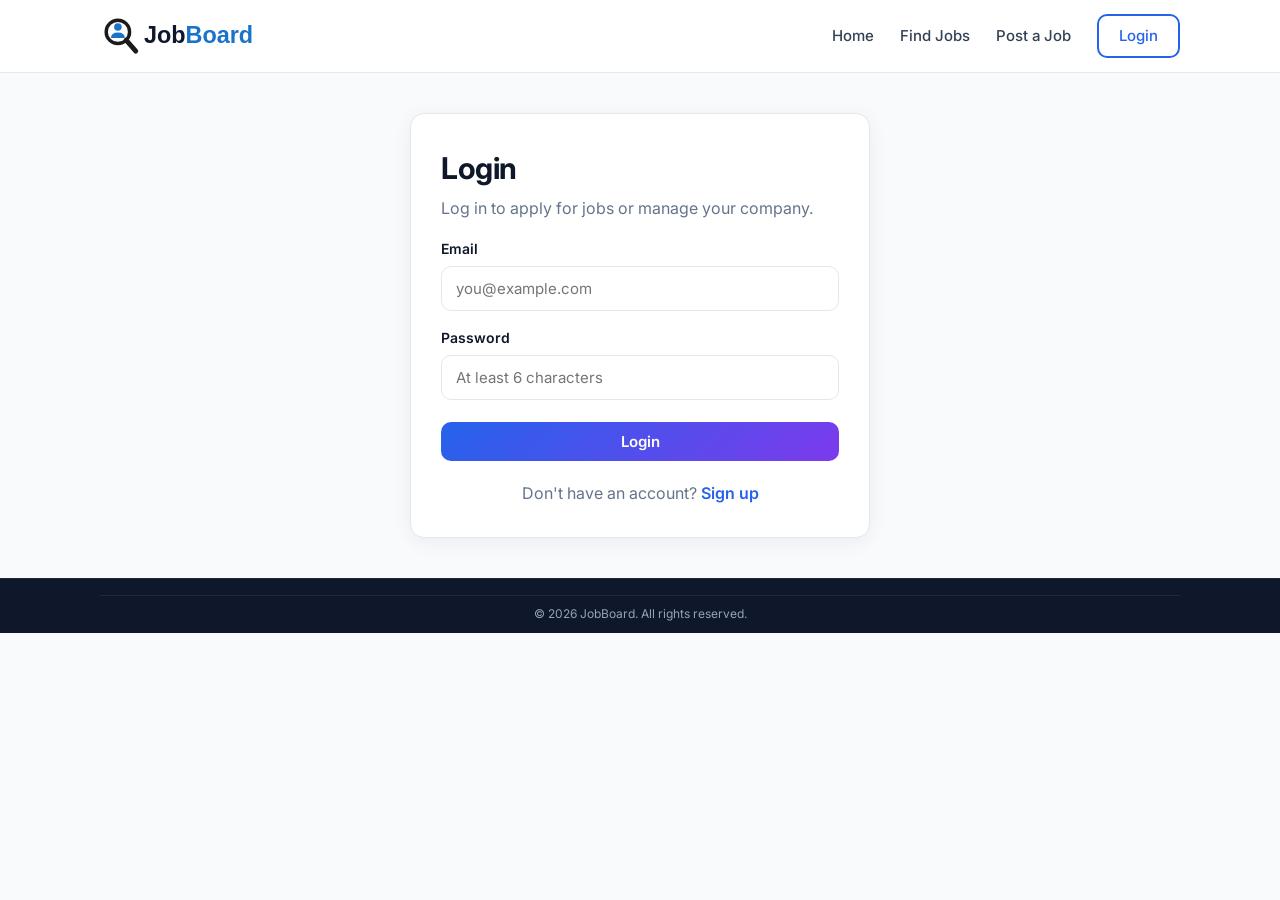
<file: dashboard.html>
<!DOCTYPE html>
<html lang="en">
<head>
  <meta charset="UTF-8">
  <meta name="viewport" content="width=device-width, initial-scale=1.0">
  <title>Dashboard - JobBoard</title>
  <link rel="stylesheet" href="style.css">
</head>
<body>

  <header class="navbar">
    <div class="container nav-content">
      <a href="index.html" class="logo"><img src="logo.svg" alt="JobBoard"></a>
      <nav class="nav-links">
        <a href="index.html">Home</a>
        <a href="jobs.html">Find Jobs</a>
        <a href="post-job.html">Post a Job</a>
        <a href="login.html" class="btn btn-outline">Login</a>
      </nav>
    </div>
  </header>

  <main class="container dash-page">
    <h1 id="dash-title">Dashboard</h1>
    <p class="muted" id="dash-sub">Loading... (first load can take up to a minute)</p>
    <div id="dash-jobs"></div>
  </main>

  <footer class="footer">
    <div class="container">
      <div class="footer-bottom">&copy; 2026 JobBoard. All rights reserved.</div>
    </div>
  </footer>

  <script type="module" src="nav.js"></script>
  <script type="module" src="dashboard.js"></script>
</body>
</html>
</file>
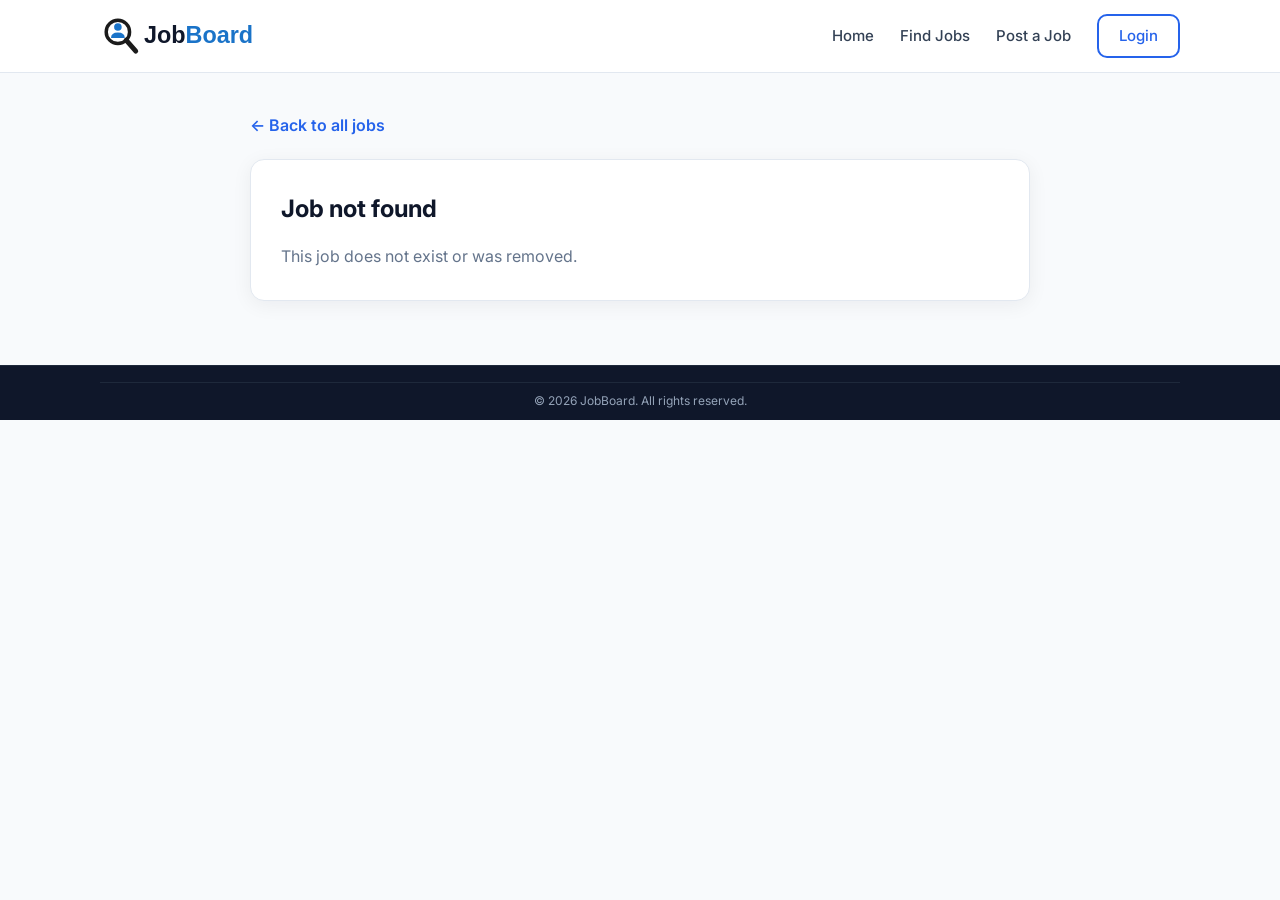
<file: job.html>
<!DOCTYPE html>
<html lang="en">
<head>
  <meta charset="UTF-8">
  <meta name="viewport" content="width=device-width, initial-scale=1.0">
  <title>Job Details - JobBoard</title>
  <link rel="stylesheet" href="style.css">
</head>
<body>

  <header class="navbar">
    <div class="container nav-content">
      <a href="index.html" class="logo"><img src="logo.svg" alt="JobBoard"></a>
      <nav class="nav-links">
        <a href="index.html">Home</a>
        <a href="jobs.html">Find Jobs</a>
        <a href="post-job.html">Post a Job</a>
        <a href="login.html" class="btn btn-outline">Login</a>
      </nav>
    </div>
  </header>

  <main class="container detail-page">
    <a href="jobs.html" class="back-link">&larr; Back to all jobs</a>

    <div id="job-detail" class="detail-card"></div>

    <div id="apply-section" class="detail-card">
      <h2>Apply for this job</h2>
      <form id="apply-form">
        <label for="name">Full Name</label>
        <input type="text" id="name" placeholder="Your full name" required>

        <label for="email">Email</label>
        <input type="email" id="email" placeholder="you@example.com" required>

        <label for="phone">Phone Number</label>
        <input type="tel" id="phone" placeholder="03xx xxxxxxx" required>

        <label for="resumeFile">Upload Resume (PDF, DOC or DOCX, max 700 KB)</label>
        <input type="file" id="resumeFile" accept=".pdf,.doc,.docx">

        <label for="resume">Or paste Resume Link (Google Drive / LinkedIn)</label>
        <input type="url" id="resume" placeholder="https://...">

        <label for="message">Cover Letter (optional)</label>
        <textarea id="message" rows="4" placeholder="Why are you a good fit?"></textarea>

        <p class="muted" style="margin-top:16px;font-size:14px;">Your information will only be shared with the hiring company.</p>
        <button type="submit" class="btn btn-primary">Submit Application</button>
      </form>
      <p id="success-msg" class="success-msg" style="display:none;"></p>
    </div>
  </main>

  <footer class="footer">
    <div class="container">
      <div class="footer-bottom">&copy; 2026 JobBoard. All rights reserved.</div>
    </div>
  </footer>

  <script type="module" src="nav.js"></script>
  <script type="module" src="job.js"></script>
</body>
</html>
</file>
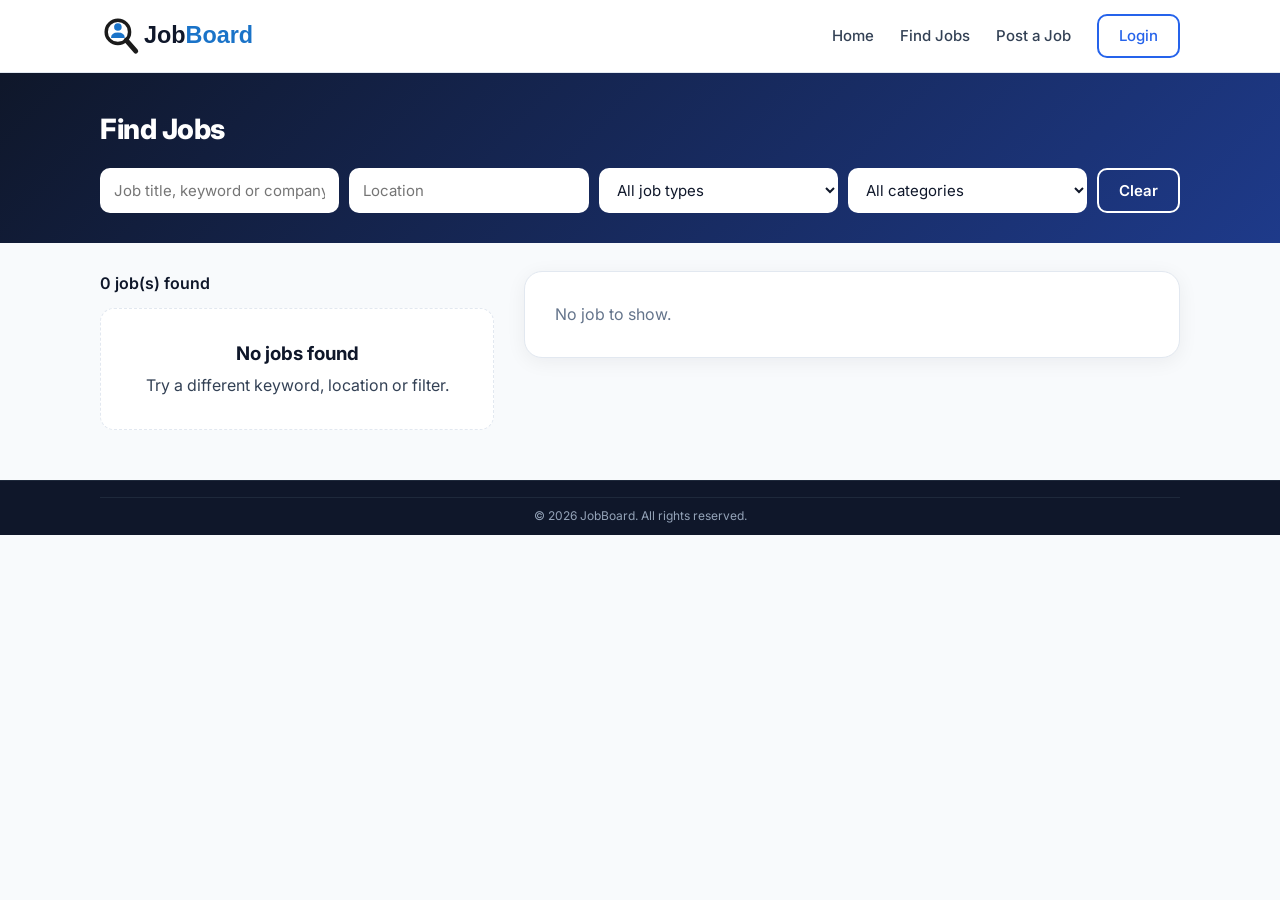
<file: jobs.html>
<!DOCTYPE html>
<html lang="en">
<head>
  <meta charset="UTF-8">
  <meta name="viewport" content="width=device-width, initial-scale=1.0">
  <title>Find Jobs - JobBoard</title>
  <link rel="stylesheet" href="style.css">
</head>
<body>

  <header class="navbar">
    <div class="container nav-content">
      <a href="index.html" class="logo"><img src="logo.svg" alt="JobBoard"></a>
      <nav class="nav-links">
        <a href="index.html">Home</a>
        <a href="jobs.html">Find Jobs</a>
        <a href="post-job.html">Post a Job</a>
        <a href="login.html" class="btn btn-outline">Login</a>
      </nav>
    </div>
  </header>

  <section class="fj-bar">
    <div class="container">
      <h1>Find Jobs</h1>
      <div class="fj-filters">
        <input type="text" id="f-keyword" placeholder="Job title, keyword or company">
        <input type="text" id="f-city" placeholder="Location">
        <select id="f-type">
          <option value="">All job types</option>
          <option value="Full-time">Full-time</option>
          <option value="Part-time">Part-time</option>
          <option value="Internship">Internship</option>
          <option value="Contract">Contract</option>
        </select>
        <select id="f-category">
          <option value="">All categories</option>
          <option value="IT">IT</option>
          <option value="Design">Design</option>
          <option value="Marketing">Marketing</option>
          <option value="Finance">Finance</option>
          <option value="Sales">Sales</option>
          <option value="Other">Other</option>
        </select>
        <button id="f-clear" class="btn btn-outline" type="button">Clear</button>
      </div>
    </div>
  </section>

  <main class="container fj-wrap">
    <aside class="fj-list-col">
      <p id="fj-count" class="fj-count">Loading jobs...</p>
      <div id="fj-list" class="fj-list"></div>
    </aside>

    <section id="fj-detail" class="fj-detail">
      <p class="muted" style="padding:30px;">Select a job to see the details.</p>
    </section>
  </main>

  <footer class="footer">
    <div class="container">
      <div class="footer-bottom">&copy; 2026 JobBoard. All rights reserved.</div>
    </div>
  </footer>

  <script type="module" src="nav.js"></script>
  <script type="module" src="jobs.js"></script>
</body>
</html>
</file>
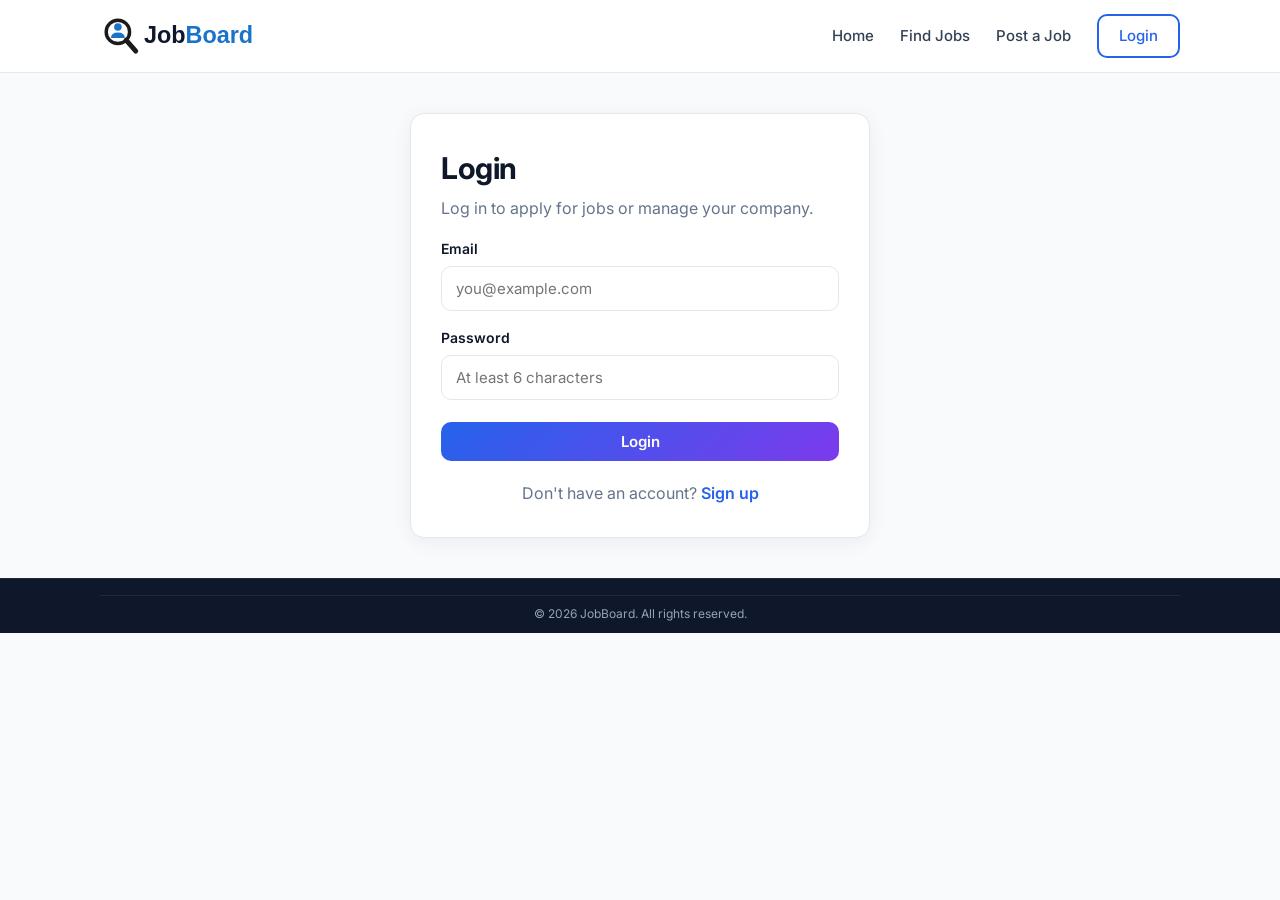
<file: login.html>
<!DOCTYPE html>
<html lang="en">
<head>
  <meta charset="UTF-8">
  <meta name="viewport" content="width=device-width, initial-scale=1.0">
  <title>Login - JobBoard</title>
  <link rel="stylesheet" href="style.css">
</head>
<body>

  <header class="navbar">
    <div class="container nav-content">
      <a href="index.html" class="logo"><img src="logo.svg" alt="JobBoard"></a>
      <nav class="nav-links">
        <a href="index.html">Home</a>
        <a href="jobs.html">Find Jobs</a>
        <a href="post-job.html">Post a Job</a>
        <a href="login.html" class="btn btn-outline">Login</a>
      </nav>
    </div>
  </header>

  <main class="container detail-page">
    <div class="detail-card auth-card">
      <h1 id="auth-title">Login</h1>
      <p class="muted" id="auth-sub">Log in to apply for jobs or manage your company.</p>

      <form id="auth-form">
        <div id="signup-extra" style="display:none;">
          <label>I am a</label>
          <div class="role-pick">
            <label class="role-option"><input type="radio" name="role" value="applicant" checked> Job Seeker</label>
            <label class="role-option"><input type="radio" name="role" value="company"> Company</label>
          </div>

          <label for="company-name" id="name-label">Full Name</label>
          <input type="text" id="company-name" placeholder="Your name">
        </div>

        <label for="auth-email">Email</label>
        <input type="email" id="auth-email" placeholder="you@example.com" required>

        <label for="auth-password">Password</label>
        <input type="password" id="auth-password" placeholder="At least 6 characters" required>

        <button type="submit" id="auth-btn" class="btn btn-primary">Login</button>
      </form>

      <p id="auth-error" class="error-msg" style="display:none;"></p>

      <p class="auth-switch">
        <span id="switch-text">Don't have an account?</span>
        <a href="#" id="switch-link">Sign up</a>
      </p>
    </div>
  </main>

  <footer class="footer">
    <div class="container">
      <div class="footer-bottom">&copy; 2026 JobBoard. All rights reserved.</div>
    </div>
  </footer>

  <script type="module" src="nav.js"></script>
  <script type="module" src="login.js"></script>
</body>
</html>
</file>
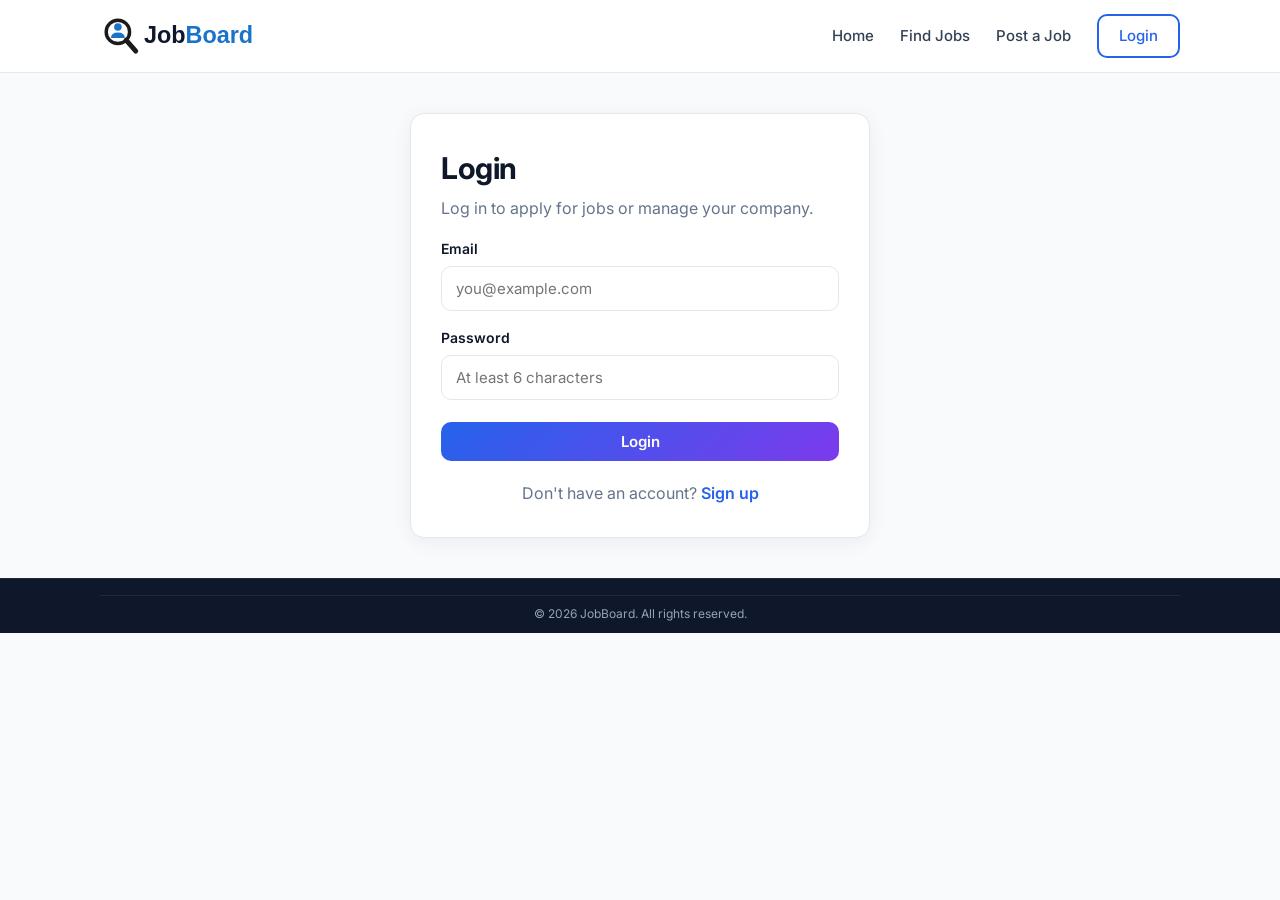
<file: my-applications.html>
<!DOCTYPE html>
<html lang="en">
<head>
  <meta charset="UTF-8">
  <meta name="viewport" content="width=device-width, initial-scale=1.0">
  <title>My Applications - JobBoard</title>
  <link rel="stylesheet" href="style.css">
</head>
<body>

  <header class="navbar">
    <div class="container nav-content">
      <a href="index.html" class="logo"><img src="logo.svg" alt="JobBoard"></a>
      <nav class="nav-links">
        <a href="index.html">Home</a>
        <a href="jobs.html">Find Jobs</a>
        <a href="post-job.html">Post a Job</a>
        <a href="login.html" class="btn btn-outline">Login</a>
      </nav>
    </div>
  </header>

  <main class="container dash-page ma-page">
    <h1>My Applications</h1>
    <p class="muted" id="ma-sub">Loading... (first load can take up to a minute)</p>

    <div class="ma-stats" id="ma-stats"></div>

    <div class="ma-tabs" id="ma-tabs">
      <button class="ma-tab active" data-tab="applied">Applied</button>
      <button class="ma-tab" data-tab="saved">Saved Jobs</button>
      <button class="ma-tab" data-tab="liked">Liked Jobs</button>
      <button class="ma-tab" data-tab="recommended">Recommended</button>
    </div>

    <div class="ma-filters" id="ma-filters"></div>
    <div id="ma-list"></div>
  </main>

  <footer class="footer">
    <div class="container">
      <div class="footer-bottom">&copy; 2026 JobBoard. All rights reserved.</div>
    </div>
  </footer>

  <script type="module" src="nav.js"></script>
  <script type="module" src="my-applications.js"></script>
</body>
</html>
</file>
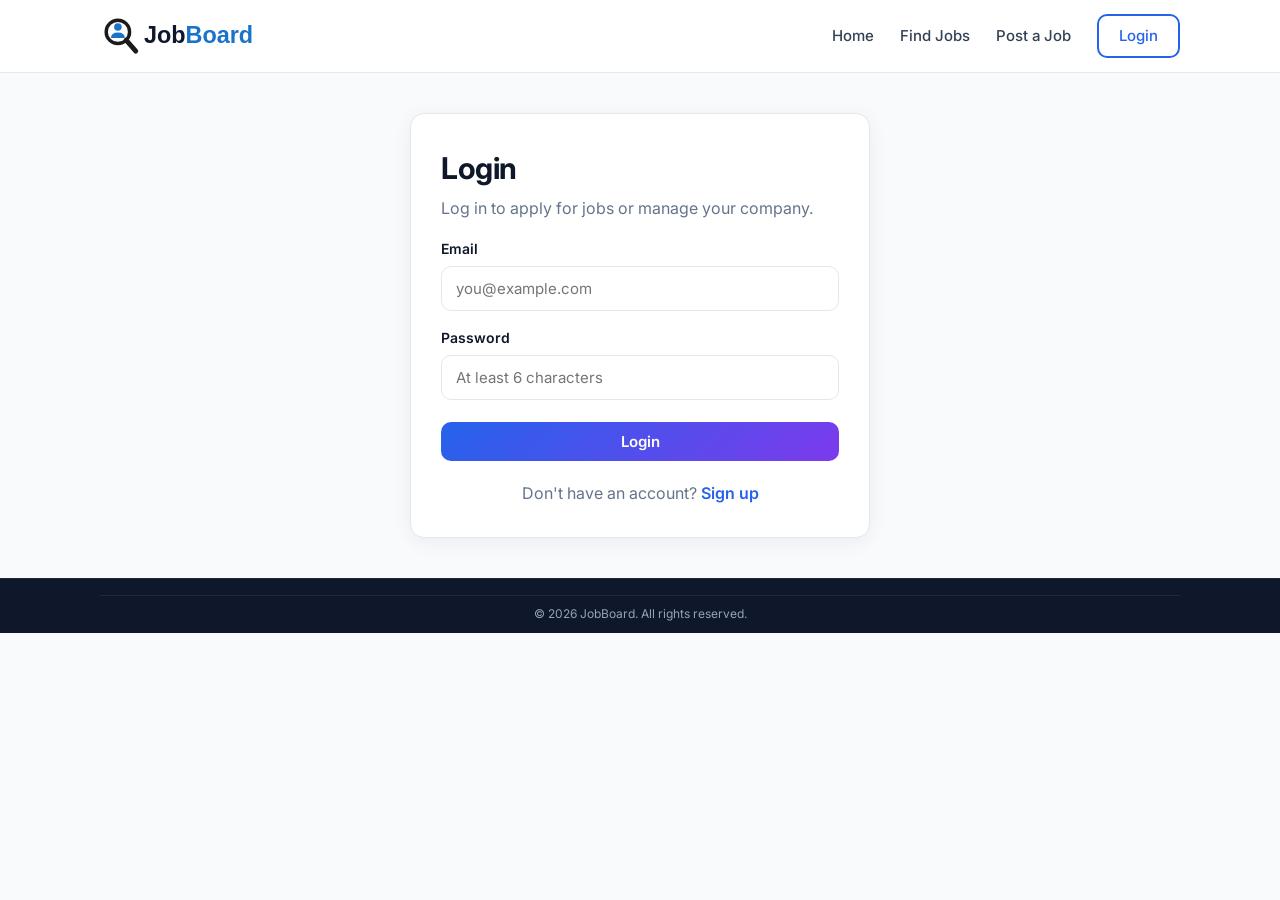
<file: post-job.html>
<!DOCTYPE html>
<html lang="en">
<head>
  <meta charset="UTF-8">
  <meta name="viewport" content="width=device-width, initial-scale=1.0">
  <title>Post a Job - JobBoard</title>
  <link rel="stylesheet" href="style.css">
</head>
<body>

  <header class="navbar">
    <div class="container nav-content">
      <a href="index.html" class="logo"><img src="logo.svg" alt="JobBoard"></a>
      <nav class="nav-links">
        <a href="index.html">Home</a>
        <a href="jobs.html">Find Jobs</a>
        <a href="post-job.html">Post a Job</a>
        <a href="login.html" class="btn btn-outline">Login</a>
      </nav>
    </div>
  </header>

  <main class="container detail-page">
    <div class="detail-card">
      <h1>Post a Job</h1>
      <p class="muted">Fill in the details and your job will appear on Find Jobs.</p>

      <form id="post-form">
        <label for="title">Job Title</label>
        <input type="text" id="title" placeholder="e.g. React Developer" required>

        <label for="company">Company Name</label>
        <input type="text" id="company" placeholder="e.g. TechNova" required>

        <label for="location">City</label>
        <input type="text" id="location" placeholder="e.g. Lahore or Remote" required>

        <label for="type">Job Type</label>
        <select id="type" required>
          <option value="Full-time">Full-time</option>
          <option value="Part-time">Part-time</option>
          <option value="Internship">Internship</option>
          <option value="Contract">Contract</option>
        </select>

        <label for="category">Category</label>
        <select id="category" required>
          <option value="IT">IT</option>
          <option value="Design">Design</option>
          <option value="Marketing">Marketing</option>
          <option value="Finance">Finance</option>
          <option value="Sales">Sales</option>
          <option value="Other">Other</option>
        </select>

        <label for="salary">Salary</label>
        <input type="text" id="salary" placeholder="e.g. PKR 80,000 - 120,000" required>

        <label for="description">Job Description</label>
        <textarea id="description" rows="4" placeholder="What will the person do?" required></textarea>

        <label for="requirements">Requirements (one per line)</label>
        <textarea id="requirements" rows="4" placeholder="1+ year experience&#10;Good communication skills" required></textarea>

        <button type="submit" class="btn btn-primary">Post Job</button>
      </form>

      <p id="post-success" class="success-msg" style="display:none;"></p>
    </div>
  </main>

  <footer class="footer">
    <div class="container">
      <div class="footer-bottom">&copy; 2026 JobBoard. All rights reserved.</div>
    </div>
  </footer>

  <script type="module" src="nav.js"></script>
  <script type="module" src="post-job.js"></script>
</body>
</html>
</file>
<file: style.css>
@import url('https://fonts.googleapis.com/css2?family=Inter:wght@400;500;600;700;800&display=swap');

:root {
  --primary: #2563eb;
  --primary-dark: #1d4ed8;
  --secondary: #7c3aed;
  --navy: #0f172a;
  --text: #334155;
  --muted: #64748b;
  --bg: #f8fafc;
  --card: #ffffff;
  --border: #e2e8f0;
  --success: #16a34a;
  --error: #dc2626;
  --radius: 14px;
  --shadow: 0 4px 20px rgba(15, 23, 42, 0.06);
  --shadow-lg: 0 12px 32px rgba(15, 23, 42, 0.12);
}

* { margin: 0; padding: 0; box-sizing: border-box; }

body {
  font-family: 'Inter', 'Segoe UI', Arial, sans-serif;
  color: var(--text);
  background: var(--bg);
  line-height: 1.6;
}

.container { max-width: 1120px; margin: 0 auto; padding: 0 20px; }
.muted { color: var(--muted); }

/* ---------- Navbar ---------- */
.navbar {
  background: rgba(255, 255, 255, 0.92);
  backdrop-filter: blur(10px);
  border-bottom: 1px solid var(--border);
  position: sticky;
  top: 0;
  z-index: 100;
}
.nav-content { display: flex; justify-content: space-between; align-items: center; height: 72px; }
.logo { font-size: 24px; font-weight: 800; color: var(--navy); text-decoration: none; letter-spacing: -0.5px; }
.logo span { color: var(--primary); }
.nav-links { display: flex; align-items: center; gap: 26px; }
.nav-links a { text-decoration: none; color: var(--text); font-weight: 500; font-size: 15px; transition: color .2s; }
.nav-links a:hover { color: var(--primary); }

/* ---------- Buttons ---------- */
.btn {
  display: inline-block;
  padding: 10px 22px;
  border-radius: 10px;
  border: none;
  cursor: pointer;
  font-family: inherit;
  font-size: 15px;
  font-weight: 600;
  text-decoration: none;
  transition: all .2s;
}
.btn-primary { background: linear-gradient(135deg, var(--primary), var(--secondary)); color: #fff; }
.btn-primary:hover { transform: translateY(-1px); box-shadow: 0 8px 20px rgba(37, 99, 235, 0.35); }
.btn-primary:disabled { opacity: .6; cursor: not-allowed; transform: none; box-shadow: none; }
.btn-outline { border: 2px solid var(--primary); color: var(--primary) !important; background: transparent; padding: 8px 20px; }
.btn-outline:hover { background: var(--primary); color: #fff !important; }
.btn-light { background: #fff; color: var(--primary); }
.btn-light:hover { transform: translateY(-1px); box-shadow: var(--shadow-lg); }

/* ---------- Hero (photo background) ---------- */
.hero {
  background:
    linear-gradient(135deg, rgba(15, 23, 42, 0.78), rgba(30, 58, 138, 0.60)),
    url('https://images.unsplash.com/photo-1521737604893-d14cc237f11d?auto=format&fit=crop&w=1600&q=70');
  background-size: cover;
  background-position: center;
  background-color: #1e3a8a;
  color: #fff;
  text-align: center;
  padding: 90px 0 100px;
}
.hero-badge {
  display: inline-block;
  background: rgba(255, 255, 255, 0.16);
  padding: 6px 16px;
  border-radius: 20px;
  font-size: 14px;
  font-weight: 500;
  margin-bottom: 18px;
}
.hero h1 { font-size: 48px; line-height: 1.15; font-weight: 800; letter-spacing: -1px; margin-bottom: 16px; }
.hero p { font-size: 18px; opacity: .92; max-width: 640px; margin: 0 auto 34px; }

.search-box {
  display: flex;
  gap: 8px;
  max-width: 900px;
  margin: 0 auto;
  background: #fff;
  padding: 10px;
  border-radius: 16px;
  box-shadow: var(--shadow-lg);
}
.search-box input, .search-box select {
  flex: 1;
  min-width: 0;
  border: none;
  padding: 13px 14px;
  font-size: 15px;
  font-family: inherit;
  color: var(--navy);
  outline: none;
  border-radius: 10px;
  background: #fff;
}
.search-box input:focus, .search-box select:focus { background: #f1f5f9; }
.search-box .btn { padding: 12px 28px; }

/* ---------- Sections ---------- */
.section { padding: 60px 0; }
.section-title { font-size: 30px; font-weight: 800; color: var(--navy); letter-spacing: -0.5px; text-align: center; margin-bottom: 8px; }
.section-sub { text-align: center; color: var(--muted); margin-bottom: 32px; }

/* ---------- Categories: 6 in one row ---------- */
.cat-grid {
  display: grid;
  grid-template-columns: repeat(6, minmax(0, 1fr));
  gap: 12px;
}
.cat-card {
  padding: 0;
  overflow: hidden;
  text-align: left;
  background: var(--card);
  border: 1px solid var(--border);
  border-radius: 12px;
  cursor: pointer;
  transition: transform .25s, box-shadow .25s, border-color .25s;
}
.cat-card:hover { transform: translateY(-3px); box-shadow: var(--shadow-lg); border-color: var(--primary); }
.cat-card img {
  display: block;
  width: 100%;
  height: 100px;
  object-fit: cover;
  background: #e2e8f0;
}
.cat-text { padding: 10px 12px 12px; }
.cat-text h3 { font-size: 15px; color: var(--navy); margin: 0 0 2px; line-height: 1.3; }
.cat-text p { font-size: 13px; color: var(--muted); margin: 0; }

/* ---------- Home: latest jobs ---------- */
.jobs-section { padding: 60px 20px; }
.jobs-head { display: flex; justify-content: space-between; align-items: center; flex-wrap: wrap; gap: 10px; margin-bottom: 8px; }
.jobs-head h2 { font-size: 30px; font-weight: 800; color: var(--navy); letter-spacing: -0.5px; }
.filter-chip {
  background: #eff6ff;
  color: var(--primary-dark);
  padding: 6px 14px;
  border-radius: 20px;
  font-size: 14px;
  font-weight: 600;
  cursor: pointer;
}

.jobs-grid {
  display: grid;
  grid-template-columns: repeat(auto-fill, minmax(320px, 1fr));
  gap: 20px;
  margin-top: 28px;
  align-items: stretch;
}

.avatar {
  width: 48px; height: 48px; border-radius: 12px; flex-shrink: 0;
  background: linear-gradient(135deg, var(--primary), var(--secondary));
  color: #fff; font-weight: 800; font-size: 20px;
  display: flex; align-items: center; justify-content: center;
}

/* Compact job cards */
.job-card {
  position: relative;
  display: flex;
  flex-direction: column;
  height: 100%;
  padding: 22px 22px 20px 26px;
  background: var(--card);
  border: 1px solid var(--border);
  border-radius: 16px;
  box-shadow: var(--shadow);
  overflow: hidden;
  transition: transform .2s, box-shadow .2s, border-color .2s;
}
.job-card:hover { transform: translateY(-4px); box-shadow: var(--shadow-lg); border-color: #bfdbfe; }
.job-card::before {
  content: "";
  position: absolute;
  left: 0; top: 0; bottom: 0;
  width: 5px;
  background: linear-gradient(180deg, var(--primary), var(--secondary));
}

.save-btn {
  position: absolute;
  top: 16px;
  right: 16px;
  width: 38px;
  height: 38px;
  display: flex;
  align-items: center;
  justify-content: center;
  border: 1px solid var(--border);
  border-radius: 10px;
  background: #fff;
  color: var(--muted);
  cursor: pointer;
  transition: all .2s;
}
.save-btn:hover { color: var(--primary); border-color: var(--primary); }
.save-btn.saved { color: #fff; background: var(--primary); border-color: var(--primary); }
.save-btn.saved svg { fill: currentColor; }

.job-top { display: flex; gap: 14px; align-items: flex-start; padding-right: 44px; margin-bottom: 10px; }
.job-heading { min-width: 0; }

.apply-badge {
  display: inline-block;
  background: #ecfdf5;
  color: #047857;
  font-size: 12px;
  font-weight: 600;
  padding: 3px 10px;
  border-radius: 20px;
  margin-bottom: 6px;
}

.job-heading h3 {
  font-size: 18px;
  line-height: 1.3;
  color: var(--navy);
  display: -webkit-box;
  -webkit-line-clamp: 2;
  -webkit-box-orient: vertical;
  overflow: hidden;
  word-break: break-word;
}

.job-card .job-company {
  font-size: 15px;
  font-weight: 600;
  color: var(--text);
  white-space: nowrap;
  overflow: hidden;
  text-overflow: ellipsis;
}

.job-loc {
  font-size: 14px;
  color: var(--muted);
  margin: 2px 0 14px;
  white-space: nowrap;
  overflow: hidden;
  text-overflow: ellipsis;
}

.job-pills { display: flex; flex-wrap: wrap; gap: 8px; margin-bottom: 18px; }

.pill {
  font-size: 13px;
  font-weight: 600;
  padding: 5px 12px;
  border-radius: 8px;
  max-width: 100%;
  white-space: nowrap;
  overflow: hidden;
  text-overflow: ellipsis;
}
.pill-salary { background: #f1f5f9; color: var(--navy); }
.pill-type { background: #eff6ff; color: var(--primary-dark); }
.pill-cat { background: #f5f3ff; color: #6d28d9; }

.view-btn { margin-top: auto; display: block; text-align: center; }

/* ---------- Stats ---------- */
.stats { background: var(--navy); color: #fff; padding: 32px 0; }
.stats-grid { display: grid; grid-template-columns: repeat(auto-fit, minmax(180px, 1fr)); gap: 24px; text-align: center; }
.stat-num {
  font-size: 34px;
  line-height: 1.2;
  font-weight: 800;
  background: linear-gradient(135deg, #60a5fa, #c4b5fd);
  -webkit-background-clip: text;
  background-clip: text;
  color: transparent;
}
.stat-label { color: #cbd5e1; font-size: 14px; }

/* ---------- Footer ---------- */
.footer { background: var(--navy); color: #94a3b8; padding: 28px 0 16px; border-top: 1px solid #1e293b; }
.footer-grid { display: flex; justify-content: space-between; flex-wrap: wrap; gap: 16px; margin-bottom: 14px; }
.footer .logo { color: #fff; }
.footer a { color: #cbd5e1; text-decoration: none; display: block; margin-bottom: 4px; font-size: 14px; }
.footer a:hover { color: #fff; }
.footer p { font-size: 14px; }
.footer-bottom { border-top: 1px solid #1e293b; padding-top: 12px; text-align: center; font-size: 13px; }

/* ---------- Detail / Forms ---------- */
.detail-page { padding: 40px 20px; max-width: 820px; }
.back-link { display: inline-block; margin-bottom: 20px; color: var(--primary); text-decoration: none; font-weight: 600; }
.detail-card { background: var(--card); border: 1px solid var(--border); border-radius: var(--radius); padding: 30px; box-shadow: var(--shadow); margin-bottom: 24px; }
.detail-card h1 { font-size: 30px; color: var(--navy); margin-bottom: 4px; letter-spacing: -0.5px; }
.detail-card h2 { color: var(--navy); margin-bottom: 16px; }
.detail-card h3 { margin-top: 22px; margin-bottom: 8px; color: var(--navy); }
.detail-salary { font-size: 20px; font-weight: 700; color: var(--navy); margin: 10px 0; }
.req-list { padding-left: 20px; color: var(--text); }
.req-list li { margin-bottom: 4px; }
.tag { background: #eff6ff; color: var(--primary-dark); font-size: 13px; font-weight: 500; padding: 4px 12px; border-radius: 20px; }
.job-meta { display: flex; flex-wrap: wrap; gap: 8px; margin-bottom: 14px; }
.job-card-company, .detail-card .job-company { color: var(--primary); font-weight: 600; font-size: 14px; }

#apply-form label, #post-form label, #auth-form label { display: block; font-weight: 600; color: var(--navy); margin: 16px 0 6px; font-size: 14px; }
#apply-form input, #apply-form textarea,
#post-form input, #post-form textarea, #post-form select,
#auth-form input {
  width: 100%; padding: 12px 14px; border: 1px solid var(--border); border-radius: 10px;
  font-size: 15px; font-family: inherit; background: #fff; color: var(--navy);
}
#apply-form input:focus, #apply-form textarea:focus,
#post-form input:focus, #post-form textarea:focus, #post-form select:focus,
#auth-form input:focus { outline: none; border-color: var(--primary); box-shadow: 0 0 0 3px rgba(37, 99, 235, .12); }
#apply-form button, #post-form button { margin-top: 22px; }

.success-msg { background: #dcfce7; color: #166534; padding: 16px; border-radius: 10px; font-weight: 500; margin-top: 16px; }
.success-msg a { color: #166534; font-weight: 700; }
.error-msg { background: #fee2e2; color: #991b1b; padding: 12px; border-radius: 10px; margin-top: 16px; }

/* ---------- Login ---------- */
.auth-card { max-width: 460px; margin: 0 auto; }
#auth-form button { width: 100%; margin-top: 22px; }
.auth-switch { text-align: center; margin-top: 20px; color: var(--muted); }
.auth-switch a { color: var(--primary); font-weight: 600; text-decoration: none; }

/* ---------- Dashboard ---------- */
.dash-page { padding: 40px 20px; max-width: 920px; }
.dash-page h1 { color: var(--navy); margin-bottom: 4px; letter-spacing: -0.5px; }
.dash-page .muted { margin-bottom: 24px; }
.dash-job-head { display: flex; justify-content: space-between; align-items: flex-start; gap: 12px; margin-bottom: 12px; }
.dash-job-head h2 { margin-bottom: 2px; }
.count-badge { background: #eff6ff; color: var(--primary-dark); font-weight: 600; padding: 6px 14px; border-radius: 20px; white-space: nowrap; }
.applicant { border: 1px solid var(--border); border-radius: 12px; padding: 16px; margin-top: 12px; }
.applicant h4 { font-size: 18px; color: var(--navy); margin-bottom: 6px; }
.applicant p { margin-bottom: 2px; word-break: break-word; }
.applicant-msg { background: var(--bg); padding: 10px; border-radius: 8px; margin: 8px 0; color: var(--text); }
.applicant-actions { display: flex; flex-wrap: wrap; gap: 10px; margin-top: 12px; }
.small-btn { font-size: 14px; padding: 8px 14px; }

/* ---------- Find Jobs page: list + detail ---------- */
.fj-bar { background: linear-gradient(135deg, #0f172a, #1e3a8a); padding: 34px 0 30px; }
.fj-bar h1 { color: #fff; font-size: 28px; font-weight: 800; margin-bottom: 16px; letter-spacing: -0.5px; }

.fj-filters { display: flex; gap: 10px; flex-wrap: wrap; }
.fj-filters input, .fj-filters select {
  flex: 1;
  min-width: 150px;
  padding: 12px 14px;
  border: none;
  border-radius: 10px;
  font-family: inherit;
  font-size: 15px;
  background: #fff;
  color: var(--navy);
}
.fj-filters .btn-outline { border-color: #fff; color: #fff !important; }
.fj-filters .btn-outline:hover { background: #fff; color: var(--navy) !important; }

.fj-wrap {
  display: grid;
  grid-template-columns: 400px 1fr;
  gap: 24px;
  padding: 28px 20px 50px;
  align-items: start;
}
.fj-count { font-weight: 600; color: var(--navy); margin-bottom: 12px; }

.fj-list {
  display: flex;
  flex-direction: column;
  gap: 12px;
  max-height: calc(100vh - 140px);
  overflow-y: auto;
  padding-right: 6px;
}
.fj-item {
  display: flex;
  gap: 12px;
  padding: 16px;
  background: var(--card);
  border: 1px solid var(--border);
  border-radius: 14px;
  cursor: pointer;
  transition: all .2s;
}
.fj-item:hover { border-color: #93c5fd; box-shadow: var(--shadow); }
.fj-item.active { border-color: var(--primary); background: #f5f9ff; box-shadow: 0 0 0 2px rgba(37, 99, 235, .15); }
.fj-item-body { min-width: 0; flex: 1; }
.fj-item h3 {
  font-size: 16px;
  color: var(--navy);
  line-height: 1.3;
  display: -webkit-box;
  -webkit-line-clamp: 2;
  -webkit-box-orient: vertical;
  overflow: hidden;
  word-break: break-word;
}
.fj-item-co { font-size: 14px; font-weight: 600; color: var(--primary); white-space: nowrap; overflow: hidden; text-overflow: ellipsis; }
.fj-item-loc { font-size: 13px; color: var(--muted); margin-bottom: 8px; white-space: nowrap; overflow: hidden; text-overflow: ellipsis; }
.fj-item-pills { display: flex; flex-wrap: wrap; gap: 6px; }

.fj-empty { background: var(--card); border: 1px dashed var(--border); border-radius: 14px; padding: 30px; text-align: center; }
.fj-empty h3 { color: var(--navy); margin-bottom: 4px; }

.fj-detail {
  position: sticky;
  top: 90px;
  max-height: calc(100vh - 110px);
  overflow-y: auto;
  background: var(--card);
  border: 1px solid var(--border);
  border-radius: 18px;
  box-shadow: var(--shadow);
}
.fj-back { display: none; }

.fj-head {
  display: flex;
  gap: 16px;
  align-items: center;
  padding: 26px 28px 8px;
  background: linear-gradient(135deg, #eff6ff, #f5f3ff);
}
.fj-head h2 { font-size: 24px; color: var(--navy); line-height: 1.25; letter-spacing: -0.3px; word-break: break-word; }
.fj-head-co { color: var(--muted); font-weight: 500; }
.avatar-lg { width: 60px; height: 60px; font-size: 26px; border-radius: 16px; }

.fj-actions {
  display: flex;
  gap: 10px;
  flex-wrap: wrap;
  padding: 14px 28px 22px;
  background: linear-gradient(135deg, #eff6ff, #f5f3ff);
  border-bottom: 1px solid var(--border);
}
.btn-light-solid { background: var(--primary); color: #fff; }
.btn-light-solid:hover { background: var(--primary-dark); }
.fj-icon-btn {
  padding: 10px 18px;
  border: 1px solid var(--border);
  background: #fff;
  color: var(--navy);
  border-radius: 10px;
  font-family: inherit;
  font-weight: 600;
  font-size: 15px;
  cursor: pointer;
}
.fj-icon-btn:hover { border-color: var(--primary); color: var(--primary); }

.fj-body { padding: 8px 28px 28px; }
.fj-body h3 { margin: 22px 0 8px; color: var(--navy); font-size: 18px; }
.fj-text { white-space: pre-line; word-break: break-word; }

.fj-tiles { display: grid; grid-template-columns: repeat(auto-fit, minmax(150px, 1fr)); gap: 12px; margin-top: 20px; }
.fj-tile { background: var(--bg); border: 1px solid var(--border); border-radius: 12px; padding: 12px 14px; }
.fj-tile span { display: block; font-size: 12px; color: var(--muted); text-transform: uppercase; letter-spacing: .4px; }
.fj-tile strong { color: var(--navy); font-size: 15px; word-break: break-word; }
.fj-apply-bottom { display: block; text-align: center; margin-top: 26px; }

/* ---------- Responsive ---------- */
@media (max-width: 1000px) {
  .cat-grid { grid-template-columns: repeat(3, minmax(0, 1fr)); }
}

@media (max-width: 900px) {
  .fj-wrap { grid-template-columns: 1fr; }
  .fj-list { max-height: none; overflow: visible; padding-right: 0; }
  .fj-detail {
    display: none;
    position: fixed;
    inset: 0;
    z-index: 200;
    max-height: none;
    border-radius: 0;
    border: none;
  }
  .fj-detail.open { display: block; }
  .fj-back {
    display: block;
    width: 100%;
    text-align: left;
    padding: 14px 20px;
    border: none;
    border-bottom: 1px solid var(--border);
    background: #fff;
    color: var(--primary);
    font-weight: 600;
    font-size: 15px;
    font-family: inherit;
    cursor: pointer;
    position: sticky;
    top: 0;
  }
  .fj-head, .fj-actions, .fj-body { padding-left: 20px; padding-right: 20px; }
}

@media (max-width: 800px) {
  .hero { padding: 60px 0 70px; }
  .hero h1 { font-size: 32px; }
  .search-box { flex-direction: column; }
  .nav-content { height: auto; padding: 12px 20px; flex-wrap: wrap; gap: 8px; }
  .nav-links { gap: 14px; flex-wrap: wrap; }
  .nav-links a { font-size: 14px; }
  .section, .jobs-section { padding: 44px 20px; }
  .jobs-grid { grid-template-columns: 1fr; }
  .detail-card { padding: 20px; }
  .stats { padding: 24px 0; }
  .stats-grid { gap: 16px; }
}

@media (max-width: 600px) {
  .cat-grid { grid-template-columns: repeat(2, minmax(0, 1fr)); }
  .cat-card img { height: 90px; }
}
/* Extra compact stats and footer */
.stats { padding: 18px 0; }
.stats-grid { gap: 12px; }
.stat-num { font-size: 26px; line-height: 1.1; }
.stat-label { font-size: 13px; }

.footer { padding: 16px 0 10px; }
.footer-grid { margin-bottom: 8px; gap: 10px; }
.footer a { margin-bottom: 2px; font-size: 13px; line-height: 1.4; }
.footer p { font-size: 13px; }
.footer .logo { font-size: 20px; }
.footer-bottom { padding-top: 8px; font-size: 12px; }
/* Search box icons */
.search-field {
  flex: 1;
  min-width: 0;
  display: flex;
  align-items: center;
  gap: 10px;
  padding: 0 12px;
  border-radius: 10px;
}
.search-field:focus-within { background: #f1f5f9; }
.search-field + .search-field { border-left: 1px solid var(--border); }

.field-icon {
  width: 20px;
  height: 20px;
  flex: 0 0 20px;
  color: var(--primary);
}

.search-field input,
.search-field select {
  flex: 1;
  min-width: 0;
  width: 100%;
  padding: 13px 0;
  background: transparent;
}
.search-field input:focus,
.search-field select:focus { background: transparent; }

@media (max-width: 800px) {
  .search-field + .search-field { border-left: none; border-top: 1px solid var(--border); border-radius: 0; }
}
/* Like button (replaces the letter icon) */
.like-btn {
  width: 38px;
  height: 38px;
  flex: 0 0 38px;
  display: flex;
  align-items: center;
  justify-content: center;
  border: 1px solid var(--border);
  border-radius: 10px;
  background: #fff;
  color: var(--muted);
  cursor: pointer;
  transition: all .2s;
}
.like-btn:hover { color: var(--primary); border-color: var(--primary); }
.like-btn.liked { color: #fff; background: var(--primary); border-color: var(--primary); }
.like-btn.liked svg { fill: currentColor; }

/* Logo image (fits normal navbar) */
.nav-content { height: 72px; }
.logo { display: inline-flex; align-items: center; text-decoration: none; }
.logo img { height: 44px; width: auto; display: block; transition: transform .3s; }
.logo:hover img { transform: scale(1.04); }
.footer .logo img { height: 44px; background: #fff; border-radius: 10px; padding: 4px 8px; }

@media (max-width: 800px) {
  .logo img { height: 36px; }
}
/* Job detail header: title on the left, Like button on the right */
.fj-head {
  display: flex;
  flex-direction: row-reverse;
  justify-content: space-between;
  align-items: center;
  gap: 16px;
}

.fj-head > div { flex: 1; min-width: 0; text-align: left; }

.fj-head .like-btn {
  flex: 0 0 auto;
  width: auto;
  height: 40px;
  padding: 0 16px 0 12px;
  font-size: 14px;
  background: #fff;
}

.fj-head .like-btn svg { width: 17px; height: 17px; }
.fj-head .like-btn.liked { background: linear-gradient(135deg, var(--primary), var(--secondary)); }
/* Find Jobs list cards: text on the left, Like button on the right */
.fj-item {
  flex-direction: row-reverse;
  justify-content: space-between;
  align-items: flex-start;
  gap: 12px;
}

.fj-item .fj-item-body { flex: 1; min-width: 0; text-align: left; }

.fj-item .like-btn {
  flex: 0 0 auto;
  width: auto;
  height: 34px;
  padding: 0 14px 0 10px;
}
/* My Applications page */
.ma-page { max-width: 980px; }

.ma-stats { display: grid; grid-template-columns: repeat(auto-fit, minmax(140px, 1fr)); gap: 12px; margin-bottom: 22px; }
.ma-stat { background: var(--card); border: 1px solid var(--border); border-radius: 14px; padding: 14px 16px; text-align: center; box-shadow: var(--shadow); }
.ma-stat strong { display: block; font-size: 26px; color: var(--navy); line-height: 1.2; }
.ma-stat span { font-size: 13px; color: var(--muted); }

.ma-tabs { display: flex; flex-wrap: wrap; gap: 8px; border-bottom: 1px solid var(--border); margin-bottom: 16px; }
.ma-tab { padding: 10px 18px; border: none; background: transparent; font-family: inherit; font-size: 15px; font-weight: 600; color: var(--muted); cursor: pointer; border-bottom: 3px solid transparent; }
.ma-tab:hover { color: var(--primary); }
.ma-tab.active { color: var(--primary); border-bottom-color: var(--primary); }

.ma-filters { display: flex; flex-wrap: wrap; gap: 8px; margin-bottom: 14px; }
.ma-chip { padding: 6px 14px; border: 1px solid var(--border); border-radius: 999px; background: #fff; font-family: inherit; font-size: 13px; font-weight: 600; color: var(--text); cursor: pointer; }
.ma-chip:hover { border-color: var(--primary); color: var(--primary); }
.ma-chip.active { background: var(--primary); border-color: var(--primary); color: #fff; }

.ma-empty { text-align: center; }
.ma-empty .muted { margin-bottom: 14px; }
.ma-note { margin-bottom: 12px; }

.status-badge { display: inline-block; padding: 5px 14px; border-radius: 999px; font-size: 13px; font-weight: 700; white-space: nowrap; }
.st-submitted { background: #eff6ff; color: #1d4ed8; }
.st-under-review { background: #fef3c7; color: #b45309; }
.st-shortlisted { background: #ede9fe; color: #6d28d9; }
.st-interview { background: #cffafe; color: #0e7490; }
.st-selected { background: #dcfce7; color: #166534; }
.st-rejected { background: #fee2e2; color: #991b1b; }

.ma-progress { display: flex; flex-wrap: wrap; gap: 6px; margin: 10px 0 14px; }
.ma-step { font-size: 12px; font-weight: 600; padding: 4px 10px; border-radius: 999px; background: #f1f5f9; color: var(--muted); }
.ma-step.done { background: #dbeafe; color: #1d4ed8; }
.ma-rejected { font-size: 14px; color: #991b1b; }

.ma-job-grid { display: grid; grid-template-columns: repeat(auto-fill, minmax(300px, 1fr)); gap: 16px; }
.ma-job { display: flex; flex-direction: column; justify-content: space-between; gap: 14px; background: var(--card); border: 1px solid var(--border); border-radius: 14px; padding: 18px; box-shadow: var(--shadow); }
.ma-job h3 { font-size: 17px; color: var(--navy); line-height: 1.3; }
.ma-job-co { color: var(--primary); font-weight: 600; font-size: 14px; }
.ma-job-actions { display: flex; flex-wrap: wrap; gap: 8px; align-items: center; }
.ma-remove { background: #fff; border: 1px solid var(--border); color: var(--muted); }
.ma-remove:hover { border-color: #dc2626; color: #dc2626; }
</file>
